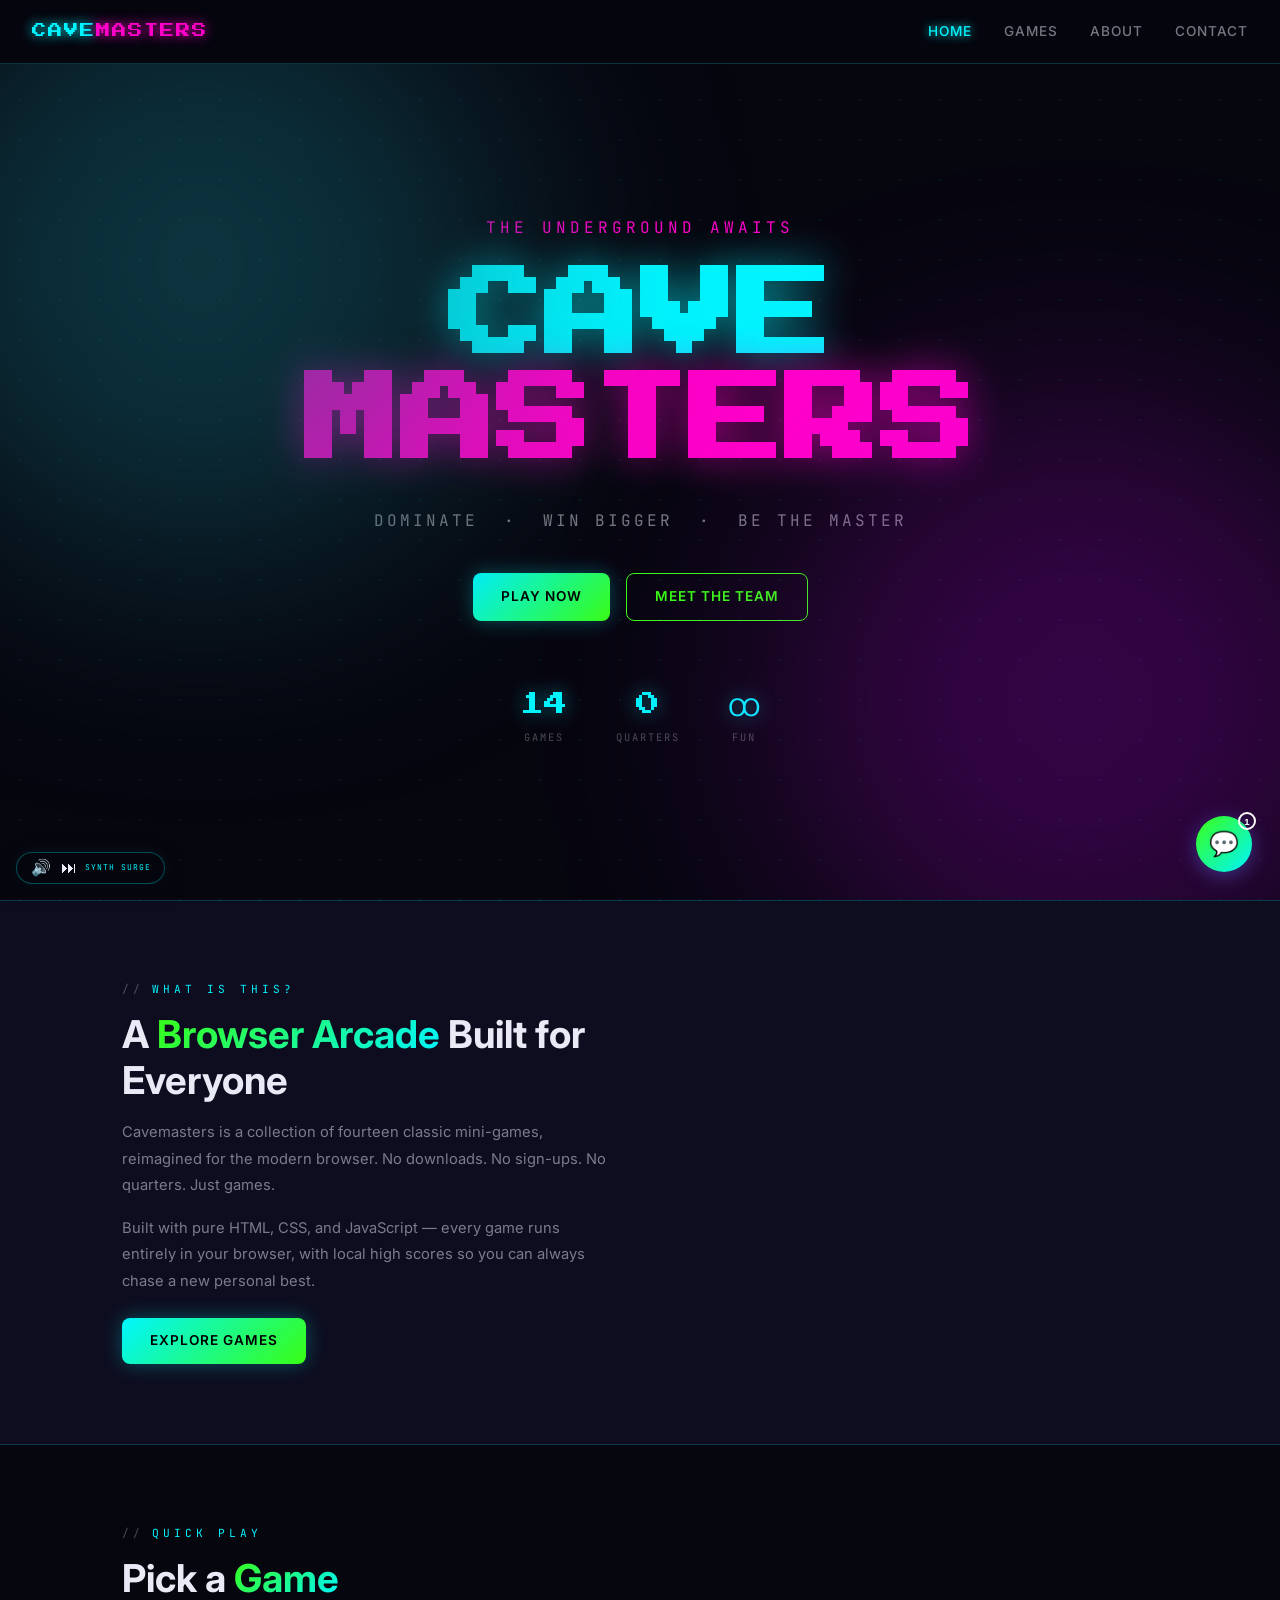
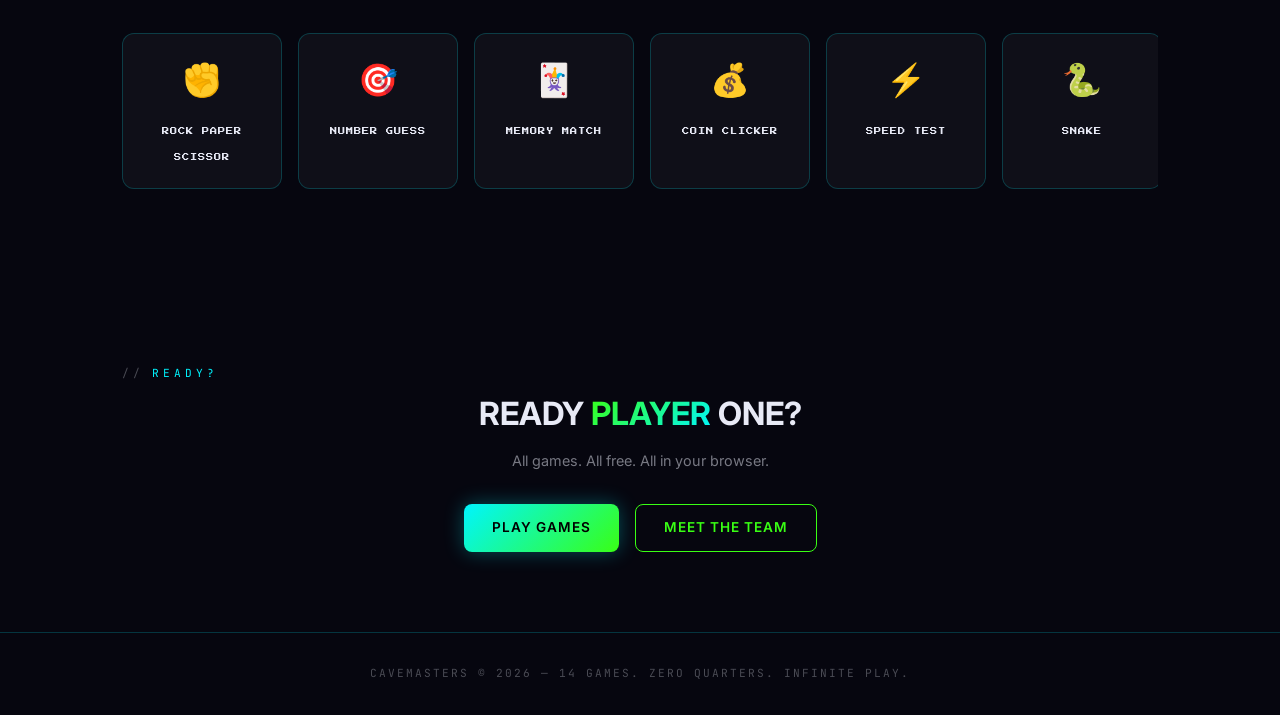
<file: docs/index.html>
<!DOCTYPE html>
<html lang="en">
<head>
  <meta charset="UTF-8" />
  <meta name="viewport" content="width=device-width, initial-scale=1.0" />
  <title>CAVEMASTERS</title>
  <meta name="description" content="10 browser games. Zero quarters. Infinite play." />
  <link rel="preconnect" href="https://fonts.googleapis.com" />
  <link rel="preconnect" href="https://fonts.gstatic.com" crossorigin />
  <link href="https://fonts.googleapis.com/css2?family=Press+Start+2P&family=Inter:wght@300;400;500;600;700&family=JetBrains+Mono:wght@400;600&display=swap" rel="stylesheet" />
  <link rel="stylesheet" href="style.css" />
</head>
<body>

  <nav id="navbar">
    <a href="index.html" class="nav-logo">CAVE<span>MASTERS</span></a>
    <div class="nav-links">
      <a href="index.html" class="active">Home</a>
      <a href="games.html">Games</a>
      <a href="about.html">About</a>
      <a href="contact.html">Contact</a>
    </div>
    <button class="nav-mobile-toggle" id="mobileToggle">&#9776;</button>
  </nav>

  <div id="mobile-menu" class="mobile-menu hidden">
    <a href="index.html">Home</a>
    <a href="games.html">Games</a>
    <a href="about.html">About</a>
    <a href="contact.html">Contact</a>
  </div>

  

  <main id="app">

    <section class="hero">
      <div class="hero-glow hero-glow-1"></div>
      <div class="hero-glow hero-glow-2"></div>
      <p class="hero-label">THE UNDERGROUND AWAITS</p>
      <h1 class="hero-title">
        <span class="line1">CAVE</span>
        <span class="line2">MASTERS</span>
      </h1>
      <p class="hero-tagline">DOMINATE &nbsp;·&nbsp; WIN BIGGER &nbsp;·&nbsp; BE THE MASTER</p>
      <div class="hero-cta">
        <a href="games.html" class="btn btn-primary">Play Now</a>
        <a href="about.html" class="btn btn-secondary">Meet the Team</a>
      </div>
      <div class="hero-stats">
        <div class="hero-stat"><span class="value">14</span><span class="label">Games</span></div>
        <div class="hero-stat"><span class="value">0</span><span class="label">Quarters</span></div>
        <div class="hero-stat"><span class="value">Ꝏ</span><span class="label">Fun</span></div>
      </div>
    </section>

    <section class="section home-about">
      <div class="container">
        <div class="about-grid">
          <div>
            <p class="section-label">What is this?</p>
            <h2 class="section-title">A <span>Browser Arcade</span> Built for Everyone</h2>
            <p style="color:var(--text-muted);line-height:1.8;margin-bottom:1rem;font-size:0.92rem">Cavemasters is a collection of fourteen classic mini-games, reimagined for the modern browser. No downloads. No sign-ups. No quarters. Just games.</p>
            <p style="color:var(--text-muted);line-height:1.8;margin-bottom:1.5rem;font-size:0.92rem">Built with pure HTML, CSS, and JavaScript — every game runs entirely in your browser, with local high scores so you can always chase a new personal best.</p>
            <a href="games.html" class="btn btn-primary">Explore Games</a>
          </div>
          <!--<img src="Images/leaderboard.png" alt="leaderboard" height="400" width="600"
                onerror="this.style.display='none';this.parentElement.textContent='H'">
          <img -->
        </div>
      </div>
    </section>

    <section class="section">
      <div class="container">
        <p class="section-label">Quick play</p>
        <h2 class="section-title">Pick a <span>Game</span></h2>
        <div class="games-strip">
          <a class="strip-card" href="games.html#game/rps"><span class="strip-icon">✊</span><span class="strip-name">ROCK PAPER SCISSOR</span></a>
          <a class="strip-card" href="games.html#game/guess"><span class="strip-icon">🎯</span><span class="strip-name">NUMBER GUESS</span></a>
          <a class="strip-card" href="games.html#game/memory"><span class="strip-icon">🃏</span><span class="strip-name">MEMORY MATCH</span></a>
          <a class="strip-card" href="games.html#game/clicker"><span class="strip-icon">💰</span><span class="strip-name">COIN CLICKER</span></a>
          <a class="strip-card" href="games.html#game/reflex"><span class="strip-icon">⚡</span><span class="strip-name">SPEED TEST</span></a>
          <a class="strip-card" href="games.html#game/snake"><span class="strip-icon">🐍</span><span class="strip-name">SNAKE</span></a>
          <a class="strip-card" href="games.html#game/ttt"><span class="strip-icon">⭕</span><span class="strip-name">TIC-TAC-TOE</span></a>
          <a class="strip-card" href="games.html#game/scramble"><span class="strip-icon">🔤</span><span class="strip-name">WORD SCRAMBLE</span></a>
          <a class="strip-card" href="games.html#game/mole"><span class="strip-icon">🔨</span><span class="strip-name">WHACK-A-TROLL</span></a>
          <a class="strip-card" href="games.html#game/math"><span class="strip-icon">🧮</span><span class="strip-name">MATH BLASTER</span></a>
        </div>
      </div>
    </section>

    <section class="section home-cta-section">
      <div class="container" style="text-align:center">
        <p class="section-label">Ready?</p>
        <h2 class="section-title" style="font-size:2rem">READY <span>PLAYER</span> ONE?</h2>
        <p style="color:var(--text-muted);margin-bottom:0.5rem;font-size:0.9rem">All games. All free. All in your browser.</p>
        <div class="home-cta-buttons">
          <a href="games.html" class="btn btn-primary">Play Games</a>
          <a href="about.html" class="btn btn-secondary">Meet the Team</a>
        </div>
      </div>
    </section>

  </main>

  <footer>
    <p>CAVEMASTERS &copy; 2026 &mdash; 14 GAMES. ZERO QUARTERS. INFINITE PLAY.</p>
  </footer>

  <script src="app.js"></script>
  <script src="sound.js"></script>
</body>
</html>
</file>
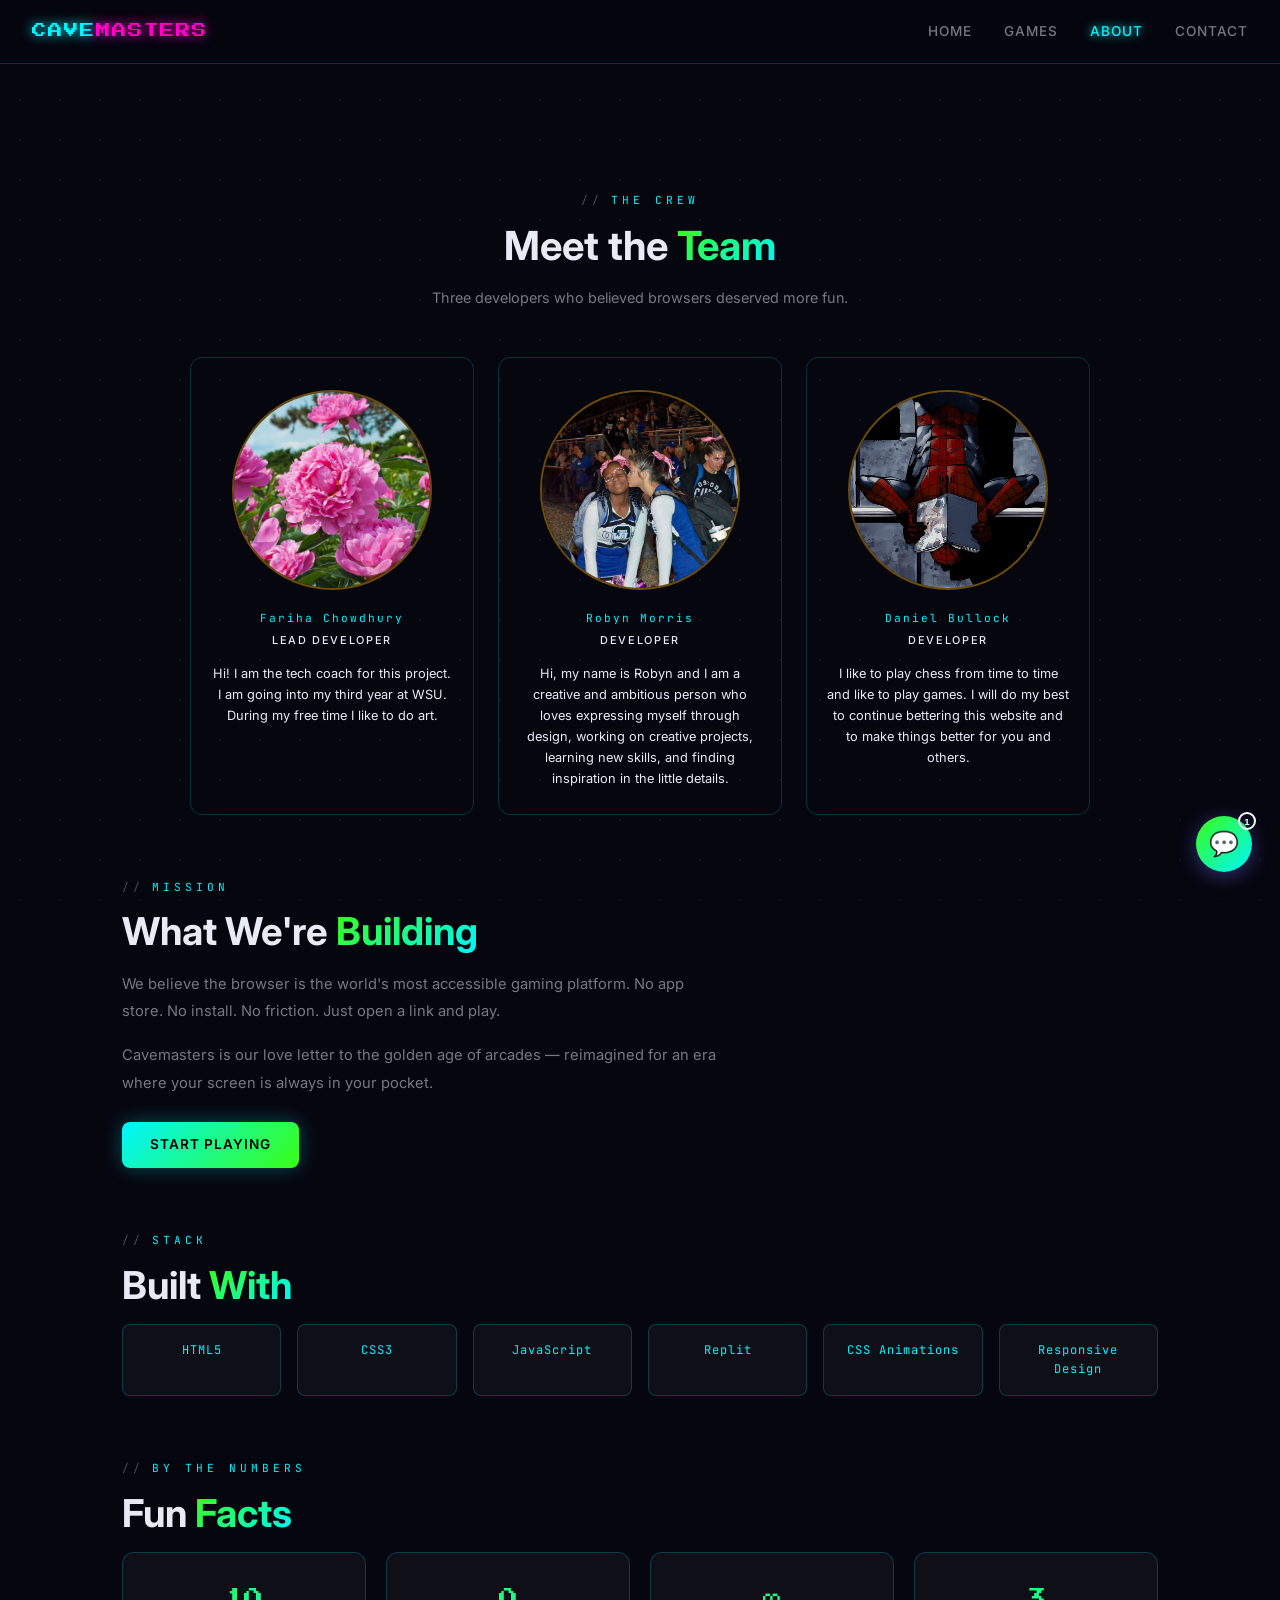
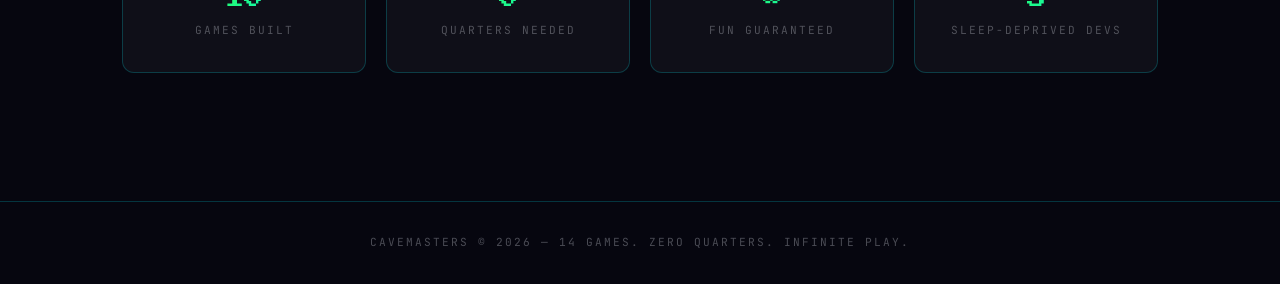
<file: docs/about.html>
<!DOCTYPE html>
<html lang="en">
<head>
  <meta charset="UTF-8" />
  <meta name="viewport" content="width=device-width, initial-scale=1.0" />
  <title>About — CAVEMASTERS</title>
  <meta name="description" content="Meet the team behind Cavemasters." />
  <link rel="preconnect" href="https://fonts.googleapis.com" />
  <link rel="preconnect" href="https://fonts.gstatic.com" crossorigin />
  <link href="https://fonts.googleapis.com/css2?family=Press+Start+2P&family=Inter:wght@300;400;500;600;700&family=JetBrains+Mono:wght@400;600&display=swap" rel="stylesheet" />
  <link rel="stylesheet" href="style.css" />
</head>
<body>

  <nav id="navbar">
    <a href="index.html" class="nav-logo">CAVE<span>MASTERS</span></a>
    <div class="nav-links">
      <a href="index.html">Home</a>
      <a href="games.html">Games</a>
      <a href="about.html" class="active">About</a>
      <a href="contact.html">Contact</a>
    </div>
    <button class="nav-mobile-toggle" id="mobileToggle">&#9776;</button>
  </nav>

  <div id="mobile-menu" class="mobile-menu hidden">
    <a href="index.html">Home</a>
    <a href="games.html">Games</a>
    <a href="about.html">About</a>
    <a href="contact.html">Contact</a>
  </div>

  <main id="app">
    <div class="about-page">
      <div class="container">

        <div style="text-align:center;padding:4rem 0 3rem">
          <p class="section-label" style="justify-content:center">The Crew</p>
          <h1 class="section-title" style="font-size:2.5rem">Meet the <span>Team</span></h1>
          <p style="color:var(--text-muted);max-width:500px;margin:0 auto;font-size:0.9rem">Three developers who believed browsers deserved more fun.</p>
        </div>

        <div class="team-grid" style="margin-bottom:4rem">
          <div class="team-card">
             <div class="team-photo gold">
              <img src="Images/Fariha_Image.jpeg" alt="fariha chowdhury"
                onerror="this.style.display='none';this.parentElement.textContent='H'">
            </div>
            <div class="team-handle">Fariha Chowdhury</div>
            <div class="team-role">Lead Developer</div>
            <div class="team-bio">Hi! I am the tech coach for this project. I am going into my third year at WSU. During my free time I like to do art.</div>
          </div>
          <div class="team-card">
            <div class="team-photo gold">
              <img src="Images/Robyn_Image.jpg" alt="daniel bullock"
                onerror="this.style.display='none';this.parentElement.textContent='H'">
            </div>
            <div class="team-handle">Robyn Morris</div>
            <div class="team-role">Developer</div>
            <div class="team-bio">Hi, my name is Robyn and I am a creative and ambitious person who loves expressing myself through design, working on creative projects, learning new skills, and finding inspiration in the little details.</div>
          </div>
          <div class="team-card">
            <div class="team-photo gold">
              <img src="Images/Daniel_Image.jpg" alt="daniel bullock"
                onerror="this.style.display='none';this.parentElement.textContent='H'">
            </div>
            <div class="team-handle">Daniel Bullock</div>
            <div class="team-role">Developer</div>
            <div class="team-bio">I like to play chess from time to time and like to play games. I will do my best to continue bettering this website and to make things better for you and others.</div>
          </div>
        </div>

        <div style="margin-bottom:4rem">
          <p class="section-label">Mission</p>
          <h2 class="section-title">What We're <span>Building</span></h2>
          <p style="color:var(--text-muted);line-height:1.9;max-width:600px;font-size:0.92rem;margin-bottom:1rem">We believe the browser is the world's most accessible gaming platform. No app store. No install. No friction. Just open a link and play.</p>
          <p style="color:var(--text-muted);line-height:1.9;max-width:600px;font-size:0.92rem;margin-bottom:1.5rem">Cavemasters is our love letter to the golden age of arcades — reimagined for an era where your screen is always in your pocket.</p>
          <a href="games.html" class="btn btn-primary">Start Playing</a>
        </div>

        <div style="margin-bottom:4rem">
          <p class="section-label">Stack</p>
          <h2 class="section-title">Built <span>With</span></h2>
          <div class="tech-grid">
            <div class="tech-badge">HTML5</div>
            <div class="tech-badge">CSS3</div>
            <div class="tech-badge">JavaScript</div>
            <div class="tech-badge">Replit</div>
            <div class="tech-badge">CSS Animations</div>
            <div class="tech-badge">Responsive Design</div>
          </div>
        </div>

        <div style="padding-bottom:4rem">
          <p class="section-label">By the Numbers</p>
          <h2 class="section-title">Fun <span>Facts</span></h2>
          <div class="fun-facts-grid">
            <div class="fun-fact"><div class="value">10</div><div class="label">Games Built</div></div>
            <div class="fun-fact"><div class="value">0</div><div class="label">Quarters Needed</div></div>
            <div class="fun-fact"><div class="value">∞</div><div class="label">Fun Guaranteed</div></div>
            <div class="fun-fact"><div class="value">3</div><div class="label">Sleep-deprived Devs</div></div>
          </div>
        </div>

      </div>
    </div>
  </main>

  <footer>
    <p>CAVEMASTERS &copy; 2026 &mdash; 14 GAMES. ZERO QUARTERS. INFINITE PLAY.</p>
  </footer>

  <script src="app.js"></script>
</body>
</html>
</file>
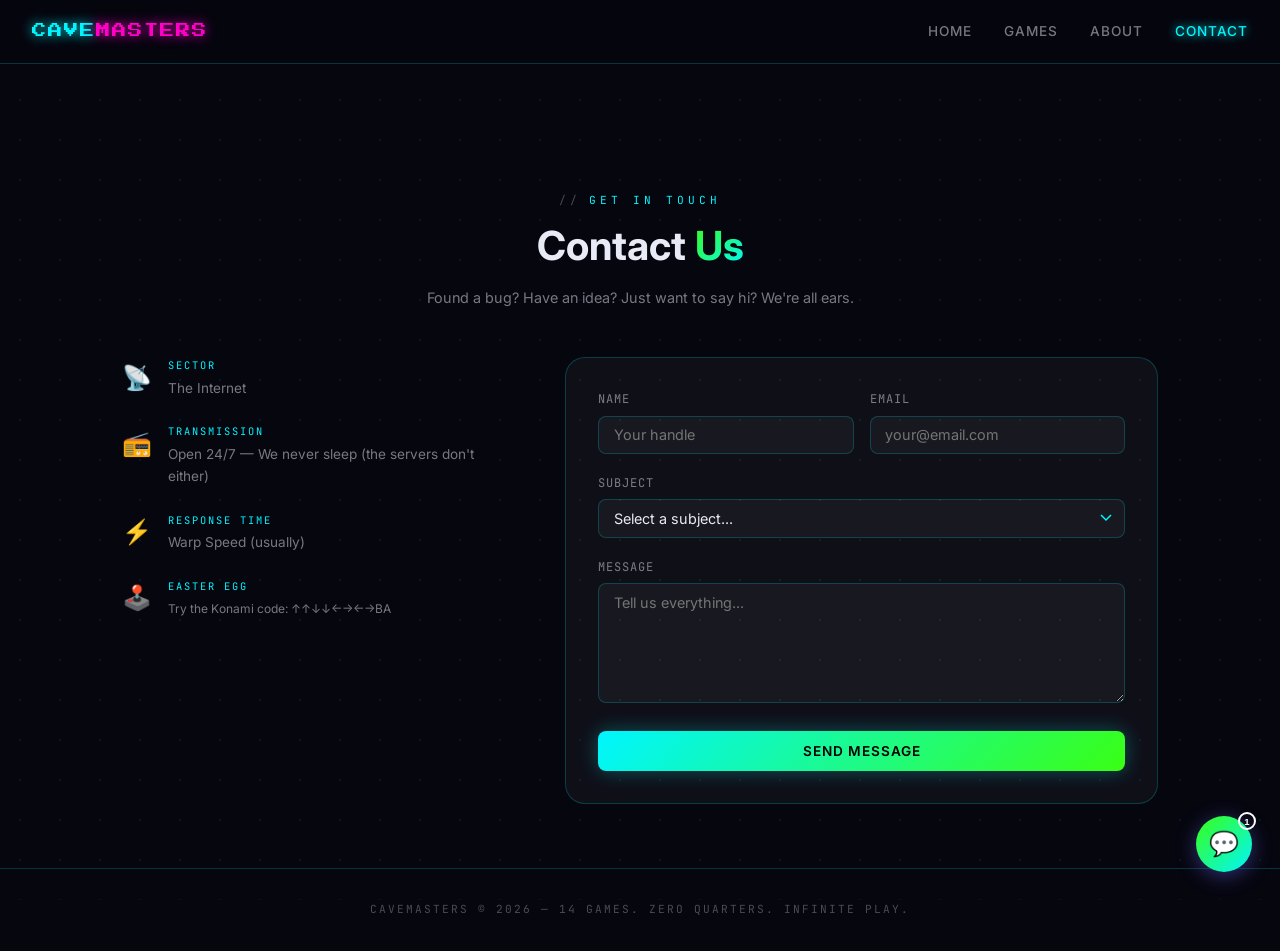
<file: docs/contact.html>
<!DOCTYPE html>
<html lang="en">
<head>
  <meta charset="UTF-8" />
  <meta name="viewport" content="width=device-width, initial-scale=1.0" />
  <title>Contact — CAVEMASTERS</title>
  <meta name="description" content="Get in touch with the Neon Arcade team." />
  <link rel="preconnect" href="https://fonts.googleapis.com" />
  <link rel="preconnect" href="https://fonts.gstatic.com" crossorigin />
  <link href="https://fonts.googleapis.com/css2?family=Press+Start+2P&family=Inter:wght@300;400;500;600;700&family=JetBrains+Mono:wght@400;600&display=swap" rel="stylesheet" />
  <link rel="stylesheet" href="style.css" />
</head>
<body>

  <nav id="navbar">
    <a href="index.html" class="nav-logo">CAVE<span>MASTERS</span></a>
    <div class="nav-links">
      <a href="index.html">Home</a>
      <a href="games.html">Games</a>
      <a href="about.html">About</a>
      <a href="contact.html" class="active">Contact</a>
    </div>
    <button class="nav-mobile-toggle" id="mobileToggle">&#9776;</button>
  </nav>

  <div id="mobile-menu" class="mobile-menu hidden">
    <a href="index.html">Home</a>
    <a href="games.html">Games</a>
    <a href="about.html">About</a>
    <a href="contact.html">Contact</a>
  </div>

  <main id="app">
    <div class="contact-page">
      <div class="container">

        <div style="text-align:center;padding:4rem 0 3rem">
          <p class="section-label" style="justify-content:center">Get in Touch</p>
          <h1 class="section-title" style="font-size:2.5rem">Contact <span>Us</span></h1>
          <p style="color:var(--text-muted);max-width:500px;margin:0 auto;font-size:0.9rem">Found a bug? Have an idea? Just want to say hi? We're all ears.</p>
        </div>

        <div class="contact-grid">
          <div class="contact-info">
            <div class="contact-info-item">
              <div class="info-icon">📡</div>
              <div><div class="info-label">Sector</div><div class="info-value">The Internet</div></div>
            </div>
            <div class="contact-info-item">
              <div class="info-icon">📻</div>
              <div><div class="info-label">Transmission</div><div class="info-value">Open 24/7 — We never sleep (the servers don't either)</div></div>
            </div>
            <div class="contact-info-item">
              <div class="info-icon">⚡</div>
              <div><div class="info-label">Response Time</div><div class="info-value">Warp Speed (usually)</div></div>
            </div>
            <div class="contact-info-item">
              <div class="info-icon">🕹️</div>
              <div><div class="info-label">Easter Egg</div><div class="info-value" style="font-size:0.75rem">Try the Konami code: ↑↑↓↓←→←→BA</div></div>
            </div>
          </div>

          <div class="contact-form" id="contact-form-wrap">
            <form id="contact-form" onsubmit="submitContact(event)">
              <div class="form-row">
                <div class="form-group"><label>Name</label><input type="text" id="cf-name" placeholder="Your handle" data-testid="input-cf-name" /></div>
                <div class="form-group"><label>Email</label><input type="text" id="cf-email" placeholder="your@email.com" data-testid="input-cf-email" /></div>
              </div>
              <div class="form-group">
                <label>Subject</label>
                <select id="cf-subject" data-testid="select-cf-subject">
                  <option value="">Select a subject...</option>
                  <option value="bug">Bug Report</option>
                  <option value="feature">Feature Request</option>
                  <option value="score">High Score Dispute</option>
                  <option value="general">General Feedback</option>
                </select>
              </div>
              <div class="form-group"><label>Message</label><textarea id="cf-message" placeholder="Tell us everything..." data-testid="textarea-cf-message"></textarea></div>
              <div id="cf-error" style="color:var(--magenta);font-size:0.8rem;margin-bottom:1rem;display:none"></div>
              <button type="submit" class="btn btn-primary" style="width:100%" data-testid="btn-cf-submit">Send Message</button>
            </form>
          </div>
        </div>

      </div>
    </div>
  </main>

  <footer>
    <p>CAVEMASTERS &copy; 2026 &mdash; 14 GAMES. ZERO QUARTERS. INFINITE PLAY.</p>
  </footer>

  <script src="app.js"></script>
  <script>
    function submitContact(e) {
      e.preventDefault();
      const name = document.getElementById('cf-name').value.trim();
      const email = document.getElementById('cf-email').value.trim();
      const subject = document.getElementById('cf-subject').value;
      const msg = document.getElementById('cf-message').value.trim();
      const err = document.getElementById('cf-error');
      if (!name || !email || !subject || !msg) {
        err.style.display = 'block';
        err.textContent = 'Please fill in all fields.';
        return;
      }
      if (!email.includes('@')) {
        err.style.display = 'block';
        err.textContent = 'Please enter a valid email address.';
        return;
      }
      err.style.display = 'none';
      document.getElementById('contact-form-wrap').innerHTML = `
        <div class="success-screen">
          <span class="success-icon">📡</span>
          <div class="success-title">MESSAGE<br>TRANSMITTED!</div>
          <div class="success-sub">We received your message and will respond at warp speed. Thanks for playing!</div>
          <button class="btn btn-secondary" onclick="window.location.reload()" data-testid="btn-cf-reset">Send Another</button>
        </div>`;
    }
  </script>
</body>
</html>
</file>
<file: docs/style.css>
/* =============================================
   NEON ARCADE — Global Styles
   Modern Sleek Retro / Synthwave Glassmorphism
   ============================================= */

:root {
  --bg: #06060f;
  --bg-2: #0d0d1f;
  --bg-3: #25ff11;
  --message: #0404ff;
  --surface: rgba(255,255,255,0.04);
  --surface1: rgba(22, 196, 219, 0.029);
  --surface-hover: rgba(255,255,255,0.08);
  --border: rgba(0, 245, 255, 0.2);
  --gameborder: rgba(12, 198, 24, 0.321);
  --border-strong: rgba(0, 245, 255, 0.5);
  --cyan: #00f5ff;
  --magenta: #ff00c8;
  --purple: #8b00ff;
  --green: #39ff14;
  --yellow: #ffe600;
  --text: #e8eaf6;
  --text-muted: rgba(232, 234, 246, 0.5);
  --text-dim: rgba(232, 234, 246, 0.3);
  --glow-cyan: 0 0 20px rgba(0, 245, 255, 0.4);
  --glow-magenta: 0 0 20px rgba(255, 0, 200, 0.4);
  --glow-green: 0 0 20px rgba(57, 255, 20, 0.4);
  --gradient: linear-gradient(135deg, var(--green), var(--cyan));
  --gradient-2: linear-gradient(135deg, var(--purple), var(--cyan));
  --radius: 12px;
  --radius-sm: 8px;
  --radius-lg: 20px;
  --font-body: 'Inter', sans-serif;
  --font-display: 'Press Start 2P', monospace;
  --font-mono: 'JetBrains Mono', monospace;
  --nav-h: 64px;
}

*, *::before, *::after { box-sizing: border-box; margin: 0; padding: 0; }

html { scroll-behavior: smooth; }

body {
  background: var(--bg);
  color: var(--text);
  font-family: var(--font-body);
  min-height: 100vh;
  line-height: 1.6;
  overflow-x: hidden;
}

/* Dot grid background */
body::before {
  content: '';
  position: fixed;
  inset: 0;
  background-image: radial-gradient(circle, rgba(0,245,255,0.08) 1px, transparent 1px);
  background-size: 40px 40px;
  pointer-events: none;
  z-index: 0;
}

/* ---- NAVBAR ---- */
#navbar {
  position: fixed;
  top: 0; left: 0; right: 0;
  height: var(--nav-h);
  background: rgba(6, 6, 15, 0.85);
  backdrop-filter: blur(16px);
  -webkit-backdrop-filter: blur(16px);
  border-bottom: 1px solid var(--border);
  display: flex;
  align-items: center;
  justify-content: space-between;
  padding: 0 2rem;
  z-index: 1000;
}

.nav-logo {
  font-family: var(--font-display);
  font-size: 0.9rem;
  color: var(--cyan);
  text-decoration: none;
  letter-spacing: 2px;
  text-shadow: 0 0 12px var(--cyan);
}
.nav-logo span { color: var(--magenta); text-shadow: 0 0 12px var(--magenta); }

.nav-links { display: flex; gap: 2rem; }
.nav-links a {
  color: var(--text-muted);
  text-decoration: none;
  font-size: 0.85rem;
  font-weight: 500;
  letter-spacing: 1px;
  transition: color 0.2s, text-shadow 0.2s;
  text-transform: uppercase;
}
.nav-links a:hover, .nav-links a.active {
  color: var(--cyan);
  text-shadow: 0 0 10px var(--cyan);
}

.nav-mobile-toggle { display: none; background: none; border: none; color: var(--cyan); font-size: 1.5rem; cursor: pointer; }

.mobile-menu { display: none; position: fixed; top: var(--nav-h); left: 0; right: 0; background: rgba(6,6,15,0.97); backdrop-filter: blur(16px); z-index: 999; flex-direction: column; padding: 1rem 2rem; gap: 1rem; border-bottom: 1px solid var(--border); }
.mobile-menu a { color: var(--text); text-decoration: none; font-size: 0.9rem; padding: 0.5rem 0; border-bottom: 1px solid var(--border); text-transform: uppercase; letter-spacing: 1px; }
.mobile-menu:not(.hidden) { display: flex; }

#app { padding-top: var(--nav-h); min-height: calc(100vh - var(--nav-h)); position: relative; z-index: 1; }

footer {
  position: relative; z-index: 1;
  text-align: center;
  padding: 2rem;
  border-top: 1px solid var(--border);
  color: var(--text-dim);
  font-size: 0.7rem;
  font-family: var(--font-mono);
  letter-spacing: 2px;
}

/* ---- SHARED UTILITIES ---- */
.page { display: none; animation: fadeIn 0.3s ease; }
.page.active { display: block; }
@keyframes fadeIn { from { opacity: 0; transform: translateY(10px); } to { opacity: 1; transform: translateY(0); } }

.container { max-width: 1100px; margin: 0 auto; padding: 0 2rem; }
.section { padding: 5rem 0; }

.glass-card {
  background: var(--surface);
  border: 1px solid var(--border);
  border-radius: var(--radius);
  backdrop-filter: blur(10px);
  -webkit-backdrop-filter: blur(10px);
  padding: 1.5rem;
  transition: all 0.3s ease;
}
.glass-card:hover { border-color: var(--border-strong); background: var(--surface-hover); box-shadow: var(--glow-cyan); }

.btn {
  display: inline-flex; align-items: center; justify-content: center; gap: 0.5rem;
  padding: 0.75rem 1.75rem;
  border-radius: var(--radius-sm);
  font-family: var(--font-body);
  font-weight: 600;
  font-size: 0.85rem;
  letter-spacing: 1px;
  text-transform: uppercase;
  cursor: pointer;
  transition: all 0.2s ease;
  border: none;
  text-decoration: none;
}
.btn-primary {
  background: linear-gradient(135deg, var(--cyan), var(--green));
  color: #000;
  box-shadow: 0 0 20px rgba(0,245,255,0.3);
}
.btn-primary:hover { transform: translateY(-2px); box-shadow: 0 0 30px rgba(0,245,255,0.5), 0 8px 20px rgba(0,0,0,0.3); }

.btn-secondary {
  background: transparent;
  color: var(--green);
  border: 1px solid var(--green);
}
.btn-secondary:hover { background: rgba(11, 210, 25, 0.1); box-shadow: var(--glow-green); transform: translateY(-2px); }

.btn-play {
  background: linear-gradient(135deg, var(--green), var(--cyan));
  color: #000;
  font-weight: 700;
  padding: 0.6rem 1.2rem;
  border-radius: 6px;
  font-size: 0.75rem;
  letter-spacing: 2px;
}
.btn-play:hover { transform: scale(1.05); box-shadow: 0 0 20px rgba(255,0,200,0.4); }

.tag {
  display: inline-block;
  padding: 0.2rem 0.6rem;
  border-radius: 4px;
  font-size: 0.65rem;
  font-weight: 600;
  letter-spacing: 1px;
  text-transform: uppercase;
}

/* Display headings */
.display-heading {
  font-family: var(--font-display);
  font-size: clamp(2rem, 6vw, 5rem);
  line-height: 1.2;
  background: var(--gradient);
  -webkit-background-clip: text;
  -webkit-text-fill-color: transparent;
  background-clip: text;
}

.section-label {
  font-family: var(--font-mono);
  font-size: 0.7rem;
  color: var(--cyan);
  letter-spacing: 4px;
  text-transform: uppercase;
  margin-bottom: 0.75rem;
  display: flex; align-items: center; gap: 0.5rem;
}
.section-label::before { content: '//'; color: var(--text-dim); }

.section-title {
  font-size: clamp(1.5rem, 3vw, 2.5rem);
  font-weight: 700;
  color: var(--text);
  margin-bottom: 1rem;
  line-height: 1.2;
}
.section-title span { background: var(--gradient); -webkit-background-clip: text; -webkit-text-fill-color: transparent; background-clip: text; }

/* ---- HOME PAGE ---- */
#page-home {}

.hero {
  min-height: calc(100vh - var(--nav-h));
  display: flex;
  flex-direction: column;
  align-items: center;
  justify-content: center;
  text-align: center;
  padding: 4rem 2rem;
  position: relative;
  overflow: hidden;
}

.hero-glow {
  position: absolute;
  width: 600px; height: 600px;
  border-radius: 50%;
  filter: blur(120px);
  pointer-events: none;
}
.hero-glow-1 { background: rgba(20, 100, 114, 0.478); top: -100px; left: -100px; }
.hero-glow-2 { background: rgba(212, 0, 255, 0.225); bottom: -100px; right: -100px; }

.hero-label {
  font-family: var(--font-mono);
  font-size: 1rem;
  color: var(--magenta);
  letter-spacing: 4px;
  text-transform: uppercase;
  margin-bottom: 1.5rem;
  animation: pulse 2s ease-in-out infinite;
}
@keyframes pulse { 0%,100% { opacity: 1; } 50% { opacity: 0.5; } }

.hero-title {
  font-family: var(--font-display);
  font-size: clamp(2.5rem, 8vw, 6rem);
  line-height: 1.1;
  margin-bottom: 0.5rem;
  animation: pulse 2s ease-in-out infinite;
}
.hero-title .line1 { color: var(--cyan); text-shadow: 0 0 40px rgba(0,245,255,0.6); display: block; }
.hero-title .line2 { color: var(--magenta); text-shadow: 0 0 40px rgba(255,0,200,0.6); display: block; }

.hero-tagline {
  font-size: 1rem;
  color: var(--text-muted);
  letter-spacing: 3px;
  text-transform: uppercase;
  margin: 1.5rem 0 2.5rem;
  font-family: var(--font-mono);
}

.hero-cta { display: flex; gap: 1rem; flex-wrap: wrap; justify-content: center; margin-bottom: 4rem; }

.hero-stats {
  display: flex;
  gap: 3rem;
  flex-wrap: wrap;
  justify-content: center;
}
.hero-stat { text-align: center; }
.hero-stat .value { font-family: var(--font-display); font-size: 1.5rem; color: var(--cyan); text-shadow: 0 0 20px rgba(0,245,255,0.5); display: block; }
.hero-stat .label { font-size: 0.65rem; color: var(--text-dim); letter-spacing: 2px; text-transform: uppercase; font-family: var(--font-mono); }

/* Home About section */
.home-about { background: var(--bg-2); border-top: 1px solid var(--border); border-bottom: 1px solid var(--border); }
.about-grid { display: grid; grid-template-columns: 1fr 1fr; gap: 3rem; align-items: center; }
@media (max-width: 768px) { .about-grid { grid-template-columns: 1fr; } }
.about-visual {
  aspect-ratio: 1;
  max-width: 300px;
  background: var(--surface);
  border: 1px solid var(--border);
  border-radius: var(--radius-lg);
  display: flex; align-items: center; justify-content: center;
  font-family: var(--font-display);
  font-size: 4rem;
  color: var(--cyan);
  text-shadow: 0 0 40px rgba(0,245,255,0.6);
  box-shadow: inset 0 0 60px rgba(0,245,255,0.05);
  margin: 0 auto;
}

/* Game preview strip on home */
.games-strip { display: flex; gap: 1rem; overflow-x: auto; padding: 1rem 0; scrollbar-width: none; }
.games-strip::-webkit-scrollbar { display: none; }
.strip-card {
  flex: 0 0 auto;
  width: 160px;
  padding: 1.25rem;
  background: var(--surface);
  border: 1px solid var(--border);
  border-radius: var(--radius);
  text-align: center;
  cursor: pointer;
  transition: all 0.25s ease;
  text-decoration: none;
  display: block;
}
.strip-card:hover { border-color: var(--border-strong); transform: translateY(-4px); box-shadow: var(--glow-cyan); }
.strip-card .strip-icon { font-size: 2rem; margin-bottom: 0.75rem; display: block; }
.strip-card .strip-name { font-family: var(--font-display); font-size: 0.45rem; color: var(--text); letter-spacing: 1px; line-height: 1.4; }

/* Home CTA section */
.home-cta-section { text-align: center; }
.home-cta-section .section-title { font-size: 2rem; }
.home-cta-buttons { display: flex; gap: 1rem; justify-content: center; flex-wrap: wrap; margin-top: 2rem; }

/* ---- GAMES PAGE ---- */
.games-header { padding: 4rem 0 2rem; text-align: center; }
.games-search {
  position: relative;
  max-width: 400px;
  margin: 2rem auto;
}
.games-search input {
  width: 100%;
  padding: 0.75rem 1rem 0.75rem 2.5rem;
  background: var(--surface);
  border: 1px solid var(--border);
  border-radius: var(--radius-sm);
  color: var(--text);
  font-family: var(--font-body);
  font-size: 0.9rem;
  outline: none;
  transition: border-color 0.2s, box-shadow 0.2s;
}
.games-search input:focus { border-color: var(--border-strong); box-shadow: var(--glow-cyan); }
.games-search input::placeholder { color: var(--text-dim); }
.games-search .search-icon { position: absolute; left: 0.75rem; top: 50%; transform: translateY(-50%); color: var(--text-dim); font-size: 0.9rem; }

.games-grid { display: grid; grid-template-columns: repeat(auto-fill, minmax(300px, 1fr)); gap: 1.25rem; padding-bottom: 4rem; }

.game-card {
  background: var(--surface);
  border: 1px solid var(--border);
  border-radius: var(--radius);
  padding: 1.5rem;
  cursor: pointer;
  transition: all 0.3s ease;
  display: flex; flex-direction: column; gap: 0.75rem;
  position: relative; overflow: hidden;
}
.game-card::before {
  content: '';
  position: absolute;
  top: 0; left: 0; right: 0;
  height: 2px;
  background: var(--gradient);
  opacity: 0;
  transition: opacity 0.3s;
}
.game-card:hover { border-color: var(--border-strong); transform: translateY(-4px); box-shadow: 0 8px 32px rgba(0,0,0,0.4), var(--glow-cyan); }
.game-card:hover::before { opacity: 1; }

.game-card-top { display: flex; align-items: flex-start; justify-content: space-between; gap: 1rem; }
.game-icon { font-size: 2.5rem; }
.game-tag { font-size: 0.6rem; letter-spacing: 1px; padding: 0.2rem 0.5rem; background: rgba(0,245,255,0.1); border: 1px solid rgba(0,245,255,0.3); color: var(--cyan); border-radius: 4px; }
.game-name { font-family: var(--font-display); font-size: 0.6rem; color: var(--text); letter-spacing: 1px; line-height: 1.5; }
.game-desc { font-size: 0.82rem; color: var(--text-muted); line-height: 1.6; flex: 1; }
.game-footer { display: flex; align-items: center; justify-content: space-between; margin-top: 0.5rem; }
.game-score { font-family: var(--font-mono); font-size: 0.65rem; color: var(--text-dim); }
.game-score .score-val { color: var(--yellow); }

/* ---- GAME SCREEN (inside game page) ---- */
.game-screen { max-width: 800px; margin: 0 auto; padding: 3rem 2rem; }
.game-screen-header { display: flex; align-items: center; gap: 1rem; margin-bottom: 2rem; }
.back-btn { background: none; border: 1px solid var(--border); color: var(--text-muted); padding: 0.5rem 1rem; border-radius: var(--radius-sm); cursor: pointer; font-size: 0.8rem; transition: all 0.2s; }
.back-btn:hover { border-color: var(--cyan); color: var(--cyan); }
.game-screen-title { font-family: var(--font-display); font-size: 0.8rem; color: var(--text); letter-spacing: 2px; }

.game-body { background: var(--surface1); border: 1px solid var(--gameborder); border-radius: var(--radius-lg); padding: 2rem; }

/* Game inputs */
input[type="text"], input[type="number"], textarea, select {
  background: rgba(255,255,255,0.04);
  border: 1px solid var(--border);
  color: var(--text);
  font-family: var(--font-body);
  padding: 0.6rem 0.9rem;
  border-radius: var(--radius-sm);
  outline: none;
  font-size: 0.9rem;
  transition: border-color 0.2s, box-shadow 0.2s;
  width: 100%;
}
input:focus, textarea:focus, select:focus { border-color: var(--border-strong); box-shadow: var(--glow-cyan); }
select option { background: var(--bg-2); }

/* Stat pill */
.stat-pill { display: inline-flex; flex-direction: column; align-items: center; background: var(--surface); border: 1px solid var(--border); border-radius: var(--radius-sm); padding: 0.5rem 1rem; min-width: 80px; }
.stat-pill .pill-val { font-family: var(--font-mono); font-size: 1.2rem; color: var(--cyan); font-weight: 600; }
.stat-pill .pill-label { font-size: 0.6rem; color: var(--text-dim); letter-spacing: 1px; text-transform: uppercase; }

/* Result overlay */
.result-overlay { text-align: center; padding: 2rem; }
.result-emoji { font-size: 4rem; margin-bottom: 1rem; display: block; }
.result-title { font-family: var(--font-display); font-size: 1rem; margin-bottom: 0.5rem; }
.result-sub { color: var(--text-muted); font-size: 0.85rem; margin-bottom: 1.5rem; }

/* RPS buttons */
.rps-choices { display: flex; gap: 1rem; justify-content: center; flex-wrap: wrap; margin: 1.5rem 0; }
.rps-btn {
  width: 100px; height: 100px;
  background: var(--surface);
  border: 2px solid var(--border);
  border-radius: var(--radius);
  font-size: 2.5rem;
  cursor: pointer;
  transition: all 0.2s;
  display: flex; align-items: center; justify-content: center;
}
.rps-btn:hover { border-color: var(--cyan); transform: scale(1.08); box-shadow: var(--glow-cyan); }
.rps-btn.selected { border-color: var(--magenta); box-shadow: var(--glow-magenta); }

/* Memory grid */
.memory-grid { display: grid; gap: 0.6rem; }
.mem-card {
  aspect-ratio: 1;
  background: var(--surface);
  border: 1px solid var(--border);
  border-radius: var(--radius-sm);
  display: flex; align-items: center; justify-content: center;
  font-size: 1.8rem;
  cursor: pointer;
  transition: all 0.3s;
  perspective: 600px;
}
.mem-card.flipped, .mem-card.matched { border-color: var(--cyan); background: rgba(0,245,255,0.08); }
.mem-card.matched { border-color: var(--green); background: rgba(57,255,20,0.08); box-shadow: var(--glow-green); }
.mem-card .card-back { display: none; font-size: 1.2rem; color: var(--text-dim); }
.mem-card:not(.flipped):not(.matched) .card-face { display: none; }
.mem-card:not(.flipped):not(.matched) .card-back { display: flex; }

/* Clicker */
.clicker-center { text-align: center; }
.click-btn {
  width: 180px; height: 180px;
  border-radius: 50%;
  background: radial-gradient(circle, rgba(0,245,255,0.15), rgba(0,245,255,0.03));
  border: 2px solid var(--cyan);
  font-family: var(--font-display);
  font-size: 0.55rem;
  color: var(--cyan);
  cursor: pointer;
  transition: all 0.15s;
  display: flex; flex-direction: column; align-items: center; justify-content: center; gap: 0.5rem;
  box-shadow: var(--glow-cyan);
  letter-spacing: 2px;
  position: relative;
  overflow: hidden;
}
.click-btn:active { transform: scale(0.95); box-shadow: 0 0 40px rgba(0,245,255,0.6); }
.click-coin { font-size: 2rem; }
.upgrades-grid { display: grid; grid-template-columns: 1fr; gap: 0.75rem; }
.upgrade-btn {
  background: var(--surface);
  border: 1px solid var(--border);
  color: var(--text);
  padding: 1rem;
  border-radius: var(--radius-sm);
  cursor: pointer;
  transition: all 0.2s;
  text-align: left;
  display: flex; align-items: center; justify-content: space-between; gap: 1rem;
}
.upgrade-btn:hover:not(:disabled) { border-color: var(--cyan); background: rgba(0,245,255,0.06); }
.upgrade-btn:disabled { opacity: 0.4; cursor: not-allowed; }
.upgrade-info { display: flex; flex-direction: column; gap: 0.2rem; }
.upgrade-name { font-weight: 600; font-size: 0.85rem; }
.upgrade-desc { font-size: 0.7rem; color: var(--text-muted); }
.upgrade-cost { font-family: var(--font-mono); color: var(--yellow); font-size: 0.85rem; white-space: nowrap; }
.upgrade-owned { font-family: var(--font-mono); color: var(--cyan); font-size: 0.75rem; }

/* Snake grid */
#snake-canvas { background: var(--bg-3); border: 1px solid var(--border); border-radius: var(--radius-sm); display: block; margin: 0 auto; }

/* Reflex */
.reflex-screen { min-height: 280px; border-radius: var(--radius); display: flex; flex-direction: column; align-items: center; justify-content: center; cursor: pointer; transition: background 0.1s; user-select: none; }
.reflex-screen.ready { background: rgba(255,255,255,0.03); border: 2px solid var(--border); }
.reflex-screen.waiting { background: rgba(255,230,0,0.08); border: 2px solid rgba(255,230,0,0.4); }
.reflex-screen.go { background: rgba(57,255,20,0.12); border: 2px solid var(--green); box-shadow: var(--glow-green); }
.reflex-screen.early { background: rgba(255,0,0,0.1); border: 2px solid rgba(255,0,0,0.5); }
.reflex-title { font-family: var(--font-display); font-size: 1.2rem; }
.reflex-sub { color: var(--text-muted); margin-top: 0.5rem; }

/* Mole grid */
.mole-grid { display: grid; gap: 1rem; }
.mole-hole {
  aspect-ratio: 1;
  background: var(--surface);
  border: 2px solid var(--border);
  border-radius: 50%;
  display: flex; align-items: center; justify-content: center;
  font-size: 2.5rem;
  cursor: pointer;
  transition: all 0.15s;
  user-select: none;
}
.mole-hole.active { background: rgba(0,245,255,0.1); border-color: var(--cyan); box-shadow: var(--glow-cyan); }
.mole-hole.active:active { transform: scale(0.9); }

/* Tic tac toe */
.ttt-grid { display: grid; grid-template-columns: repeat(3,1fr); gap: 0.5rem; max-width: 300px; margin: 0 auto; }
.ttt-cell {
  aspect-ratio: 1;
  background: var(--surface);
  border: 1px solid var(--border);
  border-radius: var(--radius-sm);
  display: flex; align-items: center; justify-content: center;
  font-size: 2.5rem;
  cursor: pointer;
  transition: all 0.2s;
}
.ttt-cell:hover:empty { background: rgba(0,245,255,0.06); }
.ttt-cell.x { color: var(--cyan); text-shadow: 0 0 15px var(--cyan); }
.ttt-cell.o { color: var(--magenta); text-shadow: 0 0 15px var(--magenta); }
.ttt-cell.win { background: rgba(57,255,20,0.1); border-color: var(--green); }

/* Timer bars */
.timer-bar { height: 6px; background: var(--surface); border-radius: 99px; overflow: hidden; margin-bottom: 1rem; }
.timer-fill { height: 100%; background: var(--gradient); border-radius: 99px; transition: width 0.5s linear; }
.timer-fill.urgent { background: linear-gradient(90deg, var(--yellow), red); }

/* History list */
.history-list { display: flex; flex-direction: column; gap: 0.4rem; margin-top: 1rem; }
.history-item { display: flex; justify-content: space-between; font-family: var(--font-mono); font-size: 0.75rem; color: var(--text-muted); padding: 0.3rem 0; border-bottom: 1px solid rgba(255,255,255,0.05); }
.history-item .val { color: var(--cyan); }

/* Math */
.math-equation { font-family: var(--font-display); font-size: clamp(1.5rem, 5vw, 3rem); text-align: center; color: var(--text); letter-spacing: 4px; margin: 2rem 0; line-height: 1.5; }
.math-equation .op { color: var(--magenta); }
.math-equation .eq { color: var(--text-dim); }
.math-equation .answer { color: var(--cyan); }

/* Scramble */
.scramble-word { font-family: var(--font-display); font-size: clamp(1.5rem, 5vw, 2.5rem); text-align: center; letter-spacing: 8px; color: var(--cyan); text-shadow: 0 0 20px rgba(0,245,255,0.4); margin: 2rem 0; }

/* ---- ABOUT PAGE ---- */
.about-page { padding: 4rem 0; }
.team-grid { display: grid; grid-template-columns: repeat(auto-fill, minmax(220px, 1fr)); gap: 1.25rem; }
.team-card {
  background: var(--surface);
  border: 1px solid var(--border);
  border-radius: var(--radius);
  padding: 2rem 1.5rem;
  text-align: center;
  transition: all 0.3s;
}
.team-card:hover { border-color: var(--border-strong); transform: translateY(-4px); box-shadow: var(--glow-cyan); }
.team-avatar {
  width: 72px; height: 72px;
  border-radius: 50%;
  margin: 0 auto 1rem;
  display: flex; align-items: center; justify-content: center;
  font-family: var(--font-display);
  font-size: 0.8rem;
  font-weight: bold;
}
.team-handle { font-family: var(--font-mono); font-size: 0.7rem; color: var(--cyan); letter-spacing: 2px; margin-bottom: 0.25rem; }
.team-role { font-size: 0.75rem; color: var(--text-muted); margin-bottom: 0.75rem; font-weight: 500; }
.team-bio { font-size: 0.8rem; color: var(--text-dim); line-height: 1.6; }

.tech-grid { display: grid; grid-template-columns: repeat(auto-fill, minmax(150px, 1fr)); gap: 1rem; }
.tech-badge {
  background: var(--surface);
  border: 1px solid var(--border);
  border-radius: var(--radius-sm);
  padding: 1rem;
  text-align: center;
  font-family: var(--font-mono);
  font-size: 0.75rem;
  color: var(--cyan);
  letter-spacing: 1px;
  transition: all 0.2s;
}
.tech-badge:hover { border-color: var(--cyan); box-shadow: var(--glow-cyan); }

.fun-facts-grid { display: grid; grid-template-columns: repeat(auto-fill, minmax(200px, 1fr)); gap: 1.25rem; }
.fun-fact {
  background: var(--surface);
  border: 1px solid var(--border);
  border-radius: var(--radius);
  padding: 2rem;
  text-align: center;
}
.fun-fact .value { font-family: var(--font-display); font-size: 1.2rem; background: var(--gradient); -webkit-background-clip: text; -webkit-text-fill-color: transparent; background-clip: text; margin-bottom: 0.5rem; line-height: 1.5; }
.fun-fact .label { font-size: 0.7rem; color: var(--text-dim); letter-spacing: 2px; text-transform: uppercase; font-family: var(--font-mono); }

/* ---- CONTACT PAGE ---- */
.contact-page { padding: 4rem 0; }
.contact-grid { display: grid; grid-template-columns: 1fr 1.5fr; gap: 3rem; align-items: start; }
@media (max-width: 768px) { .contact-grid { grid-template-columns: 1fr; } }

.contact-info { display: flex; flex-direction: column; gap: 1.5rem; }
.contact-info-item { display: flex; gap: 1rem; align-items: flex-start; }
.info-icon { font-size: 1.5rem; flex-shrink: 0; margin-top: 0.1rem; }
.info-label { font-family: var(--font-mono); font-size: 0.65rem; color: var(--cyan); letter-spacing: 2px; text-transform: uppercase; margin-bottom: 0.25rem; }
.info-value { font-size: 0.85rem; color: var(--text-muted); }

.contact-form { background: var(--surface); border: 1px solid var(--border); border-radius: var(--radius-lg); padding: 2rem; }
.form-group { margin-bottom: 1.25rem; }
.form-group label { display: block; font-size: 0.75rem; color: var(--text-muted); margin-bottom: 0.4rem; letter-spacing: 1px; text-transform: uppercase; font-family: var(--font-mono); }
.form-row { display: grid; grid-template-columns: 1fr 1fr; gap: 1rem; }
@media (max-width: 480px) { .form-row { grid-template-columns: 1fr; } }
textarea { resize: vertical; min-height: 120px; }
select { appearance: none; background-image: url("data:image/svg+xml,%3Csvg xmlns='http://www.w3.org/2000/svg' width='12' height='8' viewBox='0 0 12 8'%3E%3Cpath d='M1 1l5 5 5-5' stroke='%2300f5ff' stroke-width='1.5' fill='none'/%3E%3C/svg%3E"); background-repeat: no-repeat; background-position: right 0.75rem center; padding-right: 2.5rem; }

.success-screen { text-align: center; padding: 3rem 2rem; }
.success-icon { font-size: 4rem; margin-bottom: 1rem; display: block; }
.success-title { font-family: var(--font-display); font-size: 0.9rem; color: var(--cyan); text-shadow: 0 0 20px rgba(0,245,255,0.5); margin-bottom: 1rem; line-height: 1.6; letter-spacing: 2px; }
.success-sub { color: var(--text-muted); font-size: 0.85rem; margin-bottom: 2rem; }

/* Konami flash */
.konami-overlay {
  position: fixed; inset: 0; z-index: 9999;
  display: flex; align-items: center; justify-content: center;
  background: rgba(0,245,255,0.1);
  backdrop-filter: blur(4px);
  animation: konamiFlash 0.5s ease;
  pointer-events: none;
}
@keyframes konamiFlash { 0% { opacity:0; } 50% { opacity:1; } 100% { opacity:0; } }
.konami-msg { font-family: var(--font-display); font-size: 1.5rem; color: var(--cyan); text-shadow: 0 0 40px var(--cyan); animation: konamiFlash 0.5s ease; }

/* Responsive */
@media (max-width: 768px) {
  .nav-links { display: none; }
  .nav-mobile-toggle { display: block; }
  .games-grid { grid-template-columns: 1fr; }
  .hero-stats { gap: 1.5rem; }
}

/* ---- CHESS ---- */
.chess-board { display: inline-block; border: 2px solid var(--border-strong); line-height: 0; }
.ch-row { display: flex; align-items: center; line-height: normal; }
.ch-cell {
  width: 46px; height: 46px;
  display: flex; align-items: center; justify-content: center;
  cursor: pointer; font-size: 1.75rem; user-select: none;
  transition: background 0.1s; position: relative;
}
.ch-light { background: rgba(200,185,150,0.18); }
.ch-dark  { background: rgba(100,75,40,0.35); }
.ch-sel   { background: rgba(0,245,255,0.45) !important; }
.ch-last  { background: rgba(255,230,0,0.25) !important; }
.ch-check { background: rgba(255,30,30,0.5) !important; }
.ch-hl    { background: rgba(0,245,255,0.18) !important; }
.ch-cap   { background: rgba(255,0,200,0.3) !important; }
.ch-cell:hover { filter: brightness(1.3); }
.ch-dot { width:12px;height:12px;border-radius:50%;background:rgba(0,245,255,0.55);position:absolute;pointer-events:none; }
.ch-lbl { width:20px;text-align:center;font-family:var(--font-mono);font-size:0.58rem;color:var(--text-dim);flex-shrink:0; }
.ch-file{ width:46px;text-align:center;font-family:var(--font-mono);font-size:0.58rem;color:var(--text-dim); }
.ch-pw  { color:#fff;text-shadow:0 1px 4px rgba(0,0,0,0.95),0 0 8px rgba(0,245,255,0.2);font-size:1.75rem; }
.ch-pb  { color:#1a1a1a;text-shadow:0 1px 3px rgba(255,255,255,0.4);font-size:1.75rem; }
@media(max-width:520px){
  .ch-cell,.ch-file{width:36px;height:36px;}
  .ch-pw,.ch-pb{font-size:1.3rem;}
}

/* ---- PASSWORD CRACKER ---- */
.pw-hints { background:var(--surface);border:1px solid var(--border);border-radius:var(--radius-sm);padding:1rem;text-align:left;margin-bottom:0.75rem;min-height:80px; }
.pw-hint { display:flex;gap:0.5rem;font-size:0.82rem;margin-bottom:0.4rem; }
.pw-hint-n { font-family:var(--font-mono);color:var(--cyan);font-size:0.7rem;flex-shrink:0;margin-top:2px; }
.pw-hint-locked { color:var(--text-dim);font-size:0.75rem; }
.pw-choices { display:grid;grid-template-columns:1fr 1fr;gap:0.75rem; }
.pw-choice { background:var(--surface);border:1px solid var(--border-strong);color:var(--cyan);font-family:var(--font-display);font-size:0.6rem;padding:0.9rem;border-radius:var(--radius-sm);cursor:pointer;transition:all 0.2s;letter-spacing:1px; }
.pw-choice:hover:not(:disabled){background:rgba(0,245,255,0.1);box-shadow:var(--glow-cyan);}
.pw-correct{border-color:var(--green)!important;background:rgba(57,255,20,0.12)!important;color:var(--green)!important;}
.pw-wrong  {border-color:var(--magenta)!important;background:rgba(255,0,200,0.12)!important;color:var(--magenta)!important;}
.pw-disabled{opacity:0.35;cursor:not-allowed;}

/* ---- NEON QUIZ ---- */
.qz-opts { display:grid;grid-template-columns:1fr 1fr;gap:0.75rem; }
.qz-opt { background:var(--surface);border:1px solid var(--border);color:var(--text);font-size:0.8rem;padding:0.85rem 1rem;border-radius:var(--radius-sm);cursor:pointer;transition:all 0.2s;text-align:left;line-height:1.4; }
.qz-opt:hover:not(:disabled){border-color:var(--border-strong);background:var(--surface-hover);box-shadow:var(--glow-cyan);}
.qz-lab { font-family:var(--font-mono);color:var(--text-dim);font-size:0.7rem;margin-right:0.25rem; }
.qz-correct{border-color:var(--green)!important;background:rgba(57,255,20,0.1)!important;color:var(--green)!important;}
.qz-wrong  {border-color:var(--magenta)!important;background:rgba(255,0,200,0.1)!important;color:var(--magenta)!important;}
.qz-dim    {opacity:0.3;cursor:not-allowed;}
@media(max-width:480px){.qz-opts,.pw-choices{grid-template-columns:1fr;}}

/* ---- SOUND BAR ---- */
#arc-sound-bar {
  position: fixed;
  bottom: 1rem;
  left: 1rem;
  z-index: 9999;
  display: flex;
  align-items: center;
  gap: 0.4rem;
  background: rgba(6,6,15,0.93);
  border: 1px solid rgba(0,245,255,0.3);
  border-radius: 50px;
  padding: 0.35rem 0.8rem;
  backdrop-filter: blur(10px);
  box-shadow: 0 4px 20px rgba(0,0,0,0.5), 0 0 12px rgba(0,245,255,0.08);
  user-select: none;
}
#arc-sound-bar button {
  background: none;
  border: none;
  cursor: pointer;
  font-size: 1rem;
  padding: 0.1rem;
  line-height: 1;
  transition: transform 0.15s;
  color: inherit;
}
#arc-sound-bar button:hover { transform: scale(1.25); }
#arc-track-name {
  font-family: var(--font-mono);
  font-size: 0.5rem;
  color: var(--cyan);
  letter-spacing: 1px;
  white-space: nowrap;
  max-width: 100px;
  overflow: hidden;
  text-overflow: ellipsis;
}

/* ---- NEON BREAKOUT ---- */
#nb-canvas {
  touch-action: none;
  image-rendering: pixelated;
}
@media(max-width:500px) { #nb-canvas { width: 100%; height: auto; } }

/* ── ABOUT THE TEAM PAGE ── */
.team-hero { position:relative; min-height:320px; display:flex; align-items:center; justify-content:center; text-align:center; overflow:hidden; background:linear-gradient(160deg,#071a2e 0%,#0b2240 60%,#0f3060 100%); }
.team-hero::before { content:''; position:absolute; inset:0; background:url('images/HeroBanner.jpg') center/cover no-repeat; opacity:.22; }
.team-hero-content { position:relative; z-index:1; padding:4rem 1.5rem 3rem; }
.team-hero-content h1 { font-family:var(--font-serif); font-size:clamp(2rem,5vw,3.2rem); color:var(--white); margin-bottom:.75rem; }
.team-hero-content p { color:rgba(232,236,241,.65); font-size:1rem; max-width:460px; margin:0 auto; }
.team-grid { display:grid; grid-template-columns:repeat(3,1fr); gap:1.5rem; max-width:900px; margin:0 auto; }
@media (max-width:700px) { .team-grid { grid-template-columns:repeat(2,1fr); } }
@media (max-width:460px) { .team-grid { grid-template-columns:1fr; } }
.team-card { background:var(--bg2); border:1px solid var(--border); padding:2rem 1.25rem 1.5rem; text-align:center; transition:border-color .25s,transform .25s; }
.team-card:hover { border-color:var(--gold); transform:translateY(-4px); }
.team-photo { width:200px; height:200px; border-radius:50%; margin:0 auto 1.25rem; overflow:hidden; border:2px solid rgba(245,168,0,.35); display:flex; align-items:center; justify-content:center; font-family:var(--font-serif); font-size:2rem; font-weight:700; }
.team-photo img { width:100%; height:100%; object-fit:cover; object-position:top; }
.team-photo.gold { background:rgba(245,168,0,.12); color:var(--gold); }
.team-photo.blue { background:rgba(56,189,248,.10); color:var(--blue); }
.team-name { font-family:var(--font-serif); font-size:1.05rem; color:var(--white); margin-bottom:.2rem; }
.team-role { font-size:.68rem; text-transform:uppercase; letter-spacing:.15em; color:var(--gold); margin-bottom:.85rem; }
.team-role.blue { color:var(--blue); }
.team-bio { font-size:.8rem; color:var(--muted); line-height:1.65; }
.wsu-block { max-width:900px; /*was 680 px*/ margin:2.5rem auto 0; background:var(--bg2); border:1px solid var(--border); padding:1.75rem 2rem; display:flex; align-items:flex-start; gap:1.5rem; text-align:left; }
.wsu-icon { flex-shrink:0; width:250px; height:250px; /* was 80px*/ border-radius:50%; background:rgba(56,189,248,.10); border:1px solid rgba(56,189,248,.25); display:flex; align-items:center; justify-content:center; font-family:var(--font-serif); font-size:1.5rem; font-weight:700; color:var(--blue); }
.wsu-block h3 { font-family:var(--font-serif); color:var(--white); font-size:1rem; margin-bottom:.2rem; }
.wsu-block p { font-size:.8rem; color:var(--muted); line-height:1.65; margin:0; }
.social-link { display:inline-flex; align-items:center; gap:.5rem; background:rgba(255,255,255,.04); border:1px solid var(--border); padding:.65rem 1.25rem; font-size:.85rem; font-weight:700; color:var(--white); text-decoration:none; transition:border-color .2s,color .2s; }
.social-link:hover { border-color:var(--gold); color:var(--gold); }

/* ---- CHAT WIDGET ---- */
.chat-fab {
  position: fixed; bottom: 1.75rem; right: 1.75rem; z-index: 9000;
  width: 56px; height: 56px; border-radius: 50%;
  background: var(--gradient); color: rgb(0, 0, 0);
  border: none; cursor: pointer; font-size: 1.5rem;
  display: flex; align-items: center; justify-content: center;
  box-shadow: 0 4px 20px rgba(99,102,241,0.45);
  transition: all 0.2s;
}
.chat-fab:hover { transform: scale(1.08); box-shadow: 0 8px 28px rgba(99,102,241,0.55); }
.chat-fab .chat-badge {
  position: absolute; top: -4px; right: -4px; width: 18px; height: 18px;
  background: var(--amber); border-radius: 50%; font-size: 0.6rem;
  display: flex; align-items: center; justify-content: center; font-weight: 700;
  color: white; border: 2px solid white;
}
.chat-window {
  position: fixed; bottom: 5rem; right: 1.75rem; z-index: 9000;
  width: 330px; background: white; border-radius: var(--radius-xl);
  box-shadow: 0 12px 48px rgba(0,0,0,0.18), 0 4px 16px rgba(99,102,241,0.15);
  border: 1px solid var(--border); display: none; flex-direction: column;
  max-height: 480px; overflow: hidden;
}
.chat-window.open { display: flex; animation: chatSlideUp 0.22s ease; }
@keyframes chatSlideUp { from { opacity: 0; transform: translateY(16px) scale(0.97); } to { opacity: 1; transform: translateY(0) scale(1); } }
.chat-header {
  background: var(--gradient); color: white; padding: 1rem 1.25rem;
  display: flex; align-items: center; gap: 0.75rem; flex-shrink: 0;
}
.chat-bot-avatar { font-size: 1.5rem; }
.chat-bot-info {}
.chat-bot-name { font-weight: 700; font-size: 0.9rem; line-height: 1.2; }
.chat-bot-status { font-size: 0.7rem; opacity: 0.85; display: flex; align-items: center; gap: 0.3rem; }
.chat-bot-status::before { content: ''; width: 6px; height: 6px; background: #4ade80; border-radius: 50%; display: inline-block; }
.chat-close { margin-left: auto; background: rgba(0, 0, 0, 0.2); border: none; color: rgb(243, 244, 248); width: 28px; height: 28px; border-radius: 50%; cursor: pointer; font-size: 1rem; display: flex; align-items: center; justify-content: center; transition: background 0.15s; }
.chat-close:hover { background: rgba(0, 0, 0, 0.35); }
.chat-messages { flex: 1; overflow-y: auto; padding: 1rem; display: flex; flex-direction: column; gap: 0.75rem; }
.chat-messages::-webkit-scrollbar { width: 4px; }
.chat-messages::-webkit-scrollbar-track { background: transparent; }
.chat-messages::-webkit-scrollbar-thumb { background: var(--border); border-radius: 99px; }
.chat-msg { display: flex; gap: 0.5rem; align-items: flex-end; }
.chat-msg.user { flex-direction: row-reverse; }
.chat-msg-bubble {
  max-width: 75%; padding: 0.6rem 0.9rem; border-radius: 16px;
  font-size: 0.83rem; line-height: 1.5;
}
.chat-msg.bot .chat-msg-bubble { background: var(--message); border: 1px solid var(--border); color: var(--black); border-bottom-left-radius: 4px; }
.chat-msg.user .chat-msg-bubble { background: var(--gradient); color: rgb(0, 0, 0); border-bottom-right-radius: 4px; }
.chat-typing { display: flex; align-items: center; gap: 3px; padding: 0.6rem 0.9rem; }
.typing-dot { width: 6px; height: 6px; background: var(--text-dim); border-radius: 50%; animation: typingBounce 1.2s infinite; }
.typing-dot:nth-child(2) { animation-delay: 0.2s; }
.typing-dot:nth-child(3) { animation-delay: 0.4s; }
@keyframes typingBounce { 0%,60%,100% { transform: translateY(0); } 30% { transform: translateY(-6px); } }
.chat-input-row { padding: 0.75rem; border-top: 1px solid var(--border); display: flex; gap: 0.5rem; flex-shrink: 0; }
.chat-input-row input {
  flex: 1; padding: 0.55rem 0.8rem; border-radius: 99px; border: 1.5px solid var(--border);
  font-size: 0.83rem; outline: none; transition: border-color 0.15s;
  width: auto;
}
.chat-input-row input:focus { border-color: var(--primary); }
.chat-send { background: var(--gradient); border: none; color: white; width: 34px; height: 34px; border-radius: 50%; cursor: pointer; display: flex; align-items: center; justify-content: center; font-size: 0.85rem; transition: all 0.15s; flex-shrink: 0; }
.chat-send:hover { transform: scale(1.08); }
</file>
